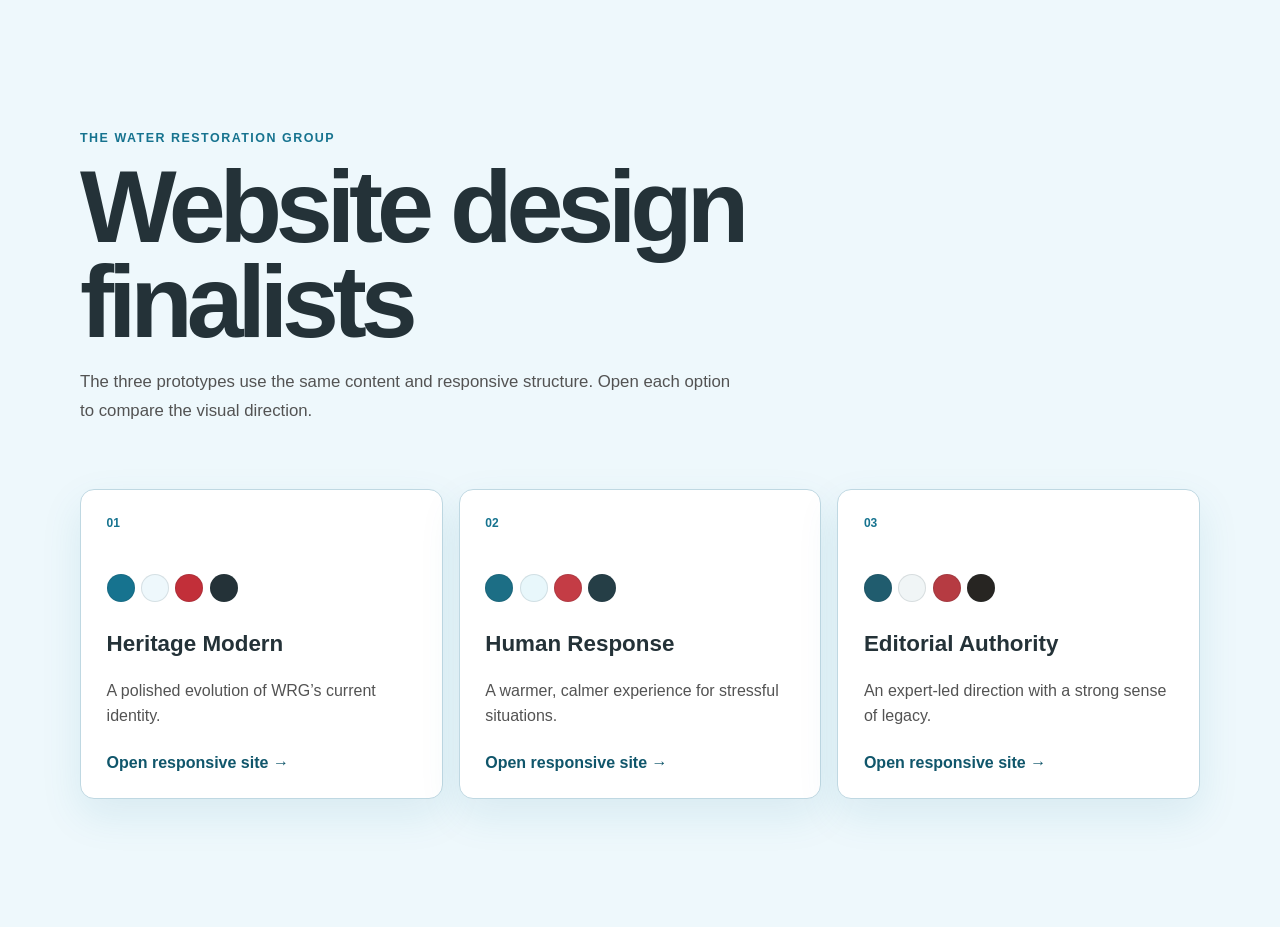
<file: WRG Website Concepts/index.html>
<!doctype html>
<html lang="en">
<head>
  <meta charset="utf-8">
  <meta name="viewport" content="width=device-width, initial-scale=1">
  <title>WRG Website Design Finalists</title>
  <link rel="icon" href="shared/favicon.svg" type="image/svg+xml">
  <style>
    *{box-sizing:border-box}body{margin:0;background:#eef8fc;color:#243238;font-family:"Segoe UI",Arial,sans-serif}.shell{width:min(1120px,calc(100% - 2rem));margin:auto;padding:clamp(4rem,10vw,8rem) 0}.eyebrow{color:#16738f;font-size:.78rem;font-weight:700;letter-spacing:.12em;text-transform:uppercase}h1{max-width:760px;margin:.9rem 0 1.2rem;font-size:clamp(3rem,8vw,6.6rem);letter-spacing:-.06em;line-height:.92}header p{max-width:660px;color:#535353;font-size:1.05rem;line-height:1.7}.grid{display:grid;grid-template-columns:repeat(3,1fr);gap:1rem;margin-top:4rem}.option{display:grid;min-height:310px;padding:1.6rem;border:1px solid #bfd8e2;border-radius:14px;background:#fff;box-shadow:0 16px 42px rgba(22,115,143,.1)}.number{color:#16738f;font-size:.75rem;font-weight:700}.swatches{display:flex;gap:.4rem;margin:2.5rem 0 1.5rem}.swatches i{width:28px;height:28px;border:1px solid rgba(36,50,56,.12);border-radius:50%}.option h2{margin:0;font-size:1.4rem}.option p{color:#535353;line-height:1.6}.option a{align-self:end;color:#10566b;font-weight:700;text-decoration:none}.option a:hover{text-decoration:underline;text-underline-offset:4px}@media(max-width:760px){.grid{grid-template-columns:1fr}.option{min-height:240px}}
  </style>
</head>
<body>
  <main class="shell">
    <header><span class="eyebrow">The Water Restoration Group</span><h1>Website design finalists</h1><p>The three prototypes use the same content and responsive structure. Open each option to compare the visual direction.</p></header>
    <section class="grid" aria-label="Design options">
      <article class="option"><span class="number">01</span><div class="swatches"><i style="background:#16738f"></i><i style="background:#eef8fc"></i><i style="background:#c22f39"></i><i style="background:#243238"></i></div><h2>Heritage Modern</h2><p>A polished evolution of WRG’s current identity.</p><a href="heritage-modern/index.html">Open responsive site →</a></article>
      <article class="option"><span class="number">02</span><div class="swatches"><i style="background:#1c6e85"></i><i style="background:#e8f7fb"></i><i style="background:#c43c45"></i><i style="background:#253e46"></i></div><h2>Human Response</h2><p>A warmer, calmer experience for stressful situations.</p><a href="human-response/index.html">Open responsive site →</a></article>
      <article class="option"><span class="number">03</span><div class="swatches"><i style="background:#205c6e"></i><i style="background:#f0f5f6"></i><i style="background:#b63b42"></i><i style="background:#272522"></i></div><h2>Editorial Authority</h2><p>An expert-led direction with a strong sense of legacy.</p><a href="editorial-authority/index.html">Open responsive site →</a></article>
    </section>
  </main>
</body>
</html>
</file>
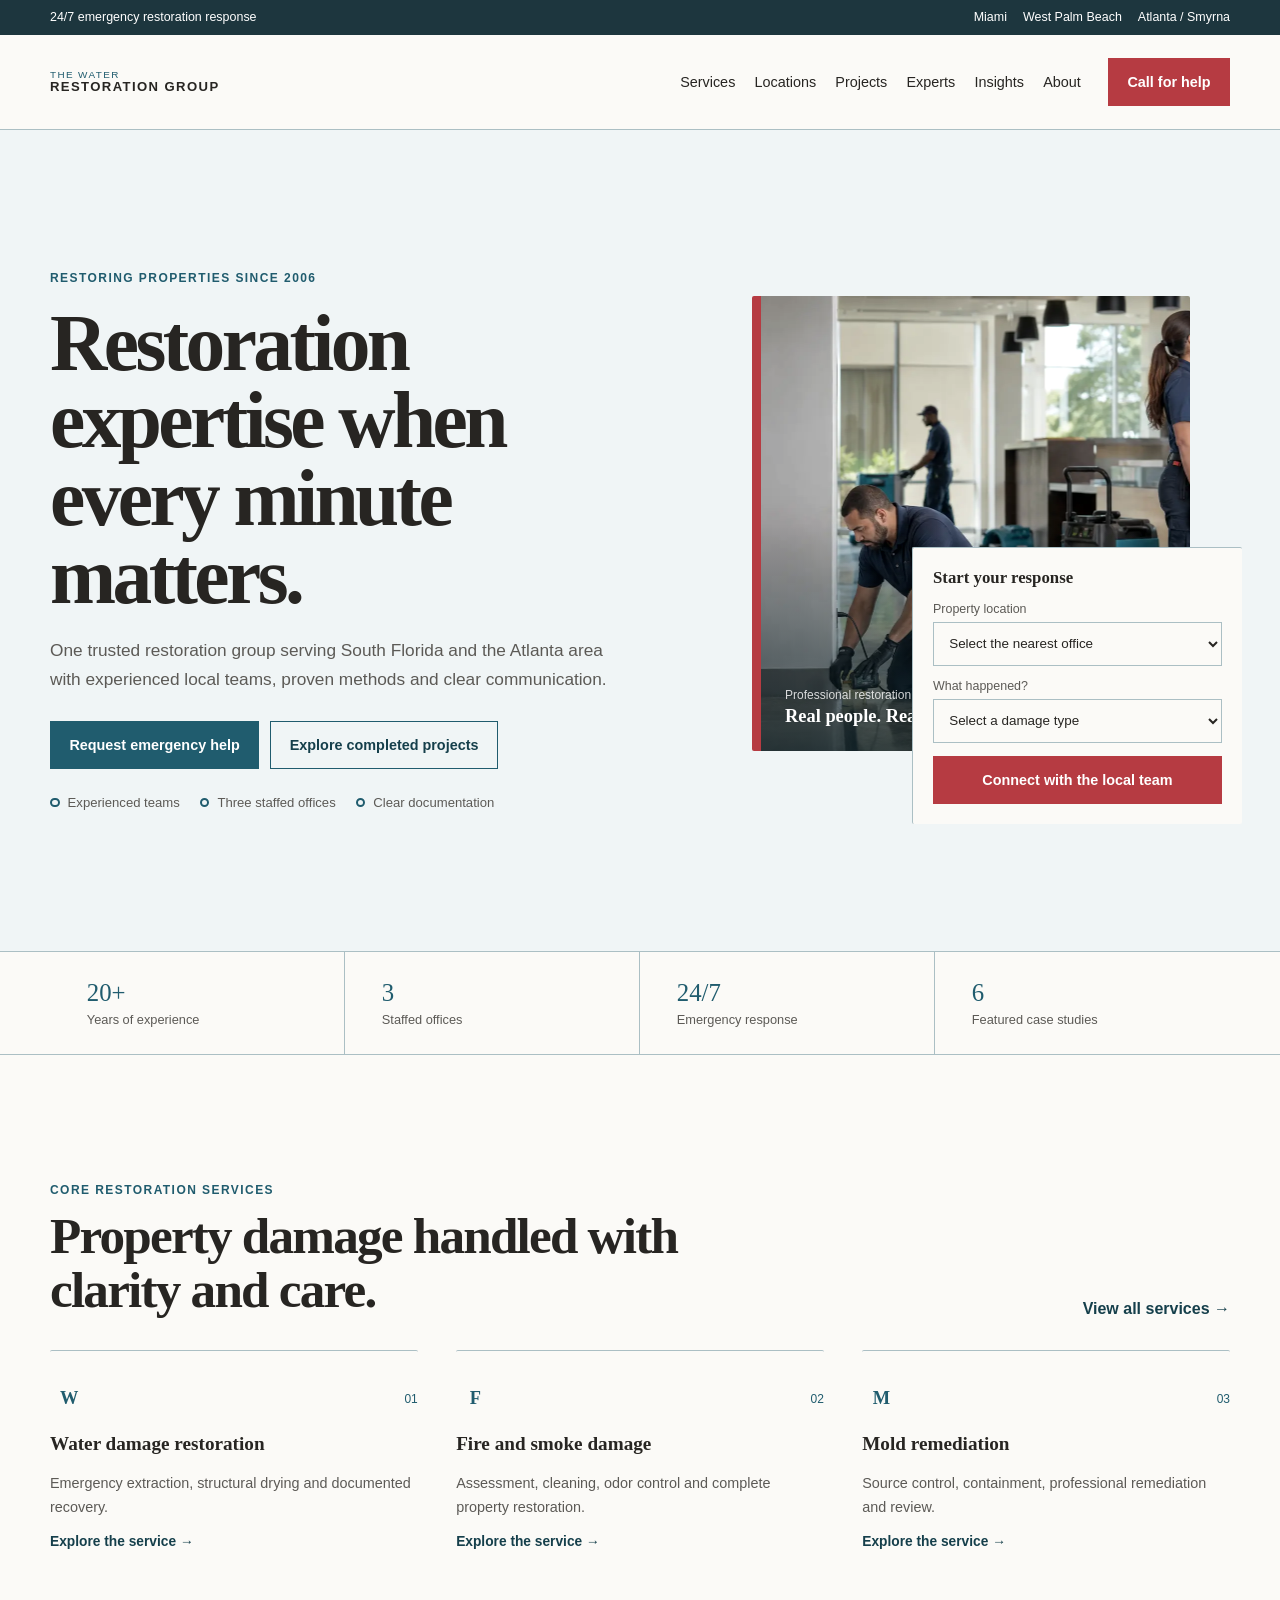
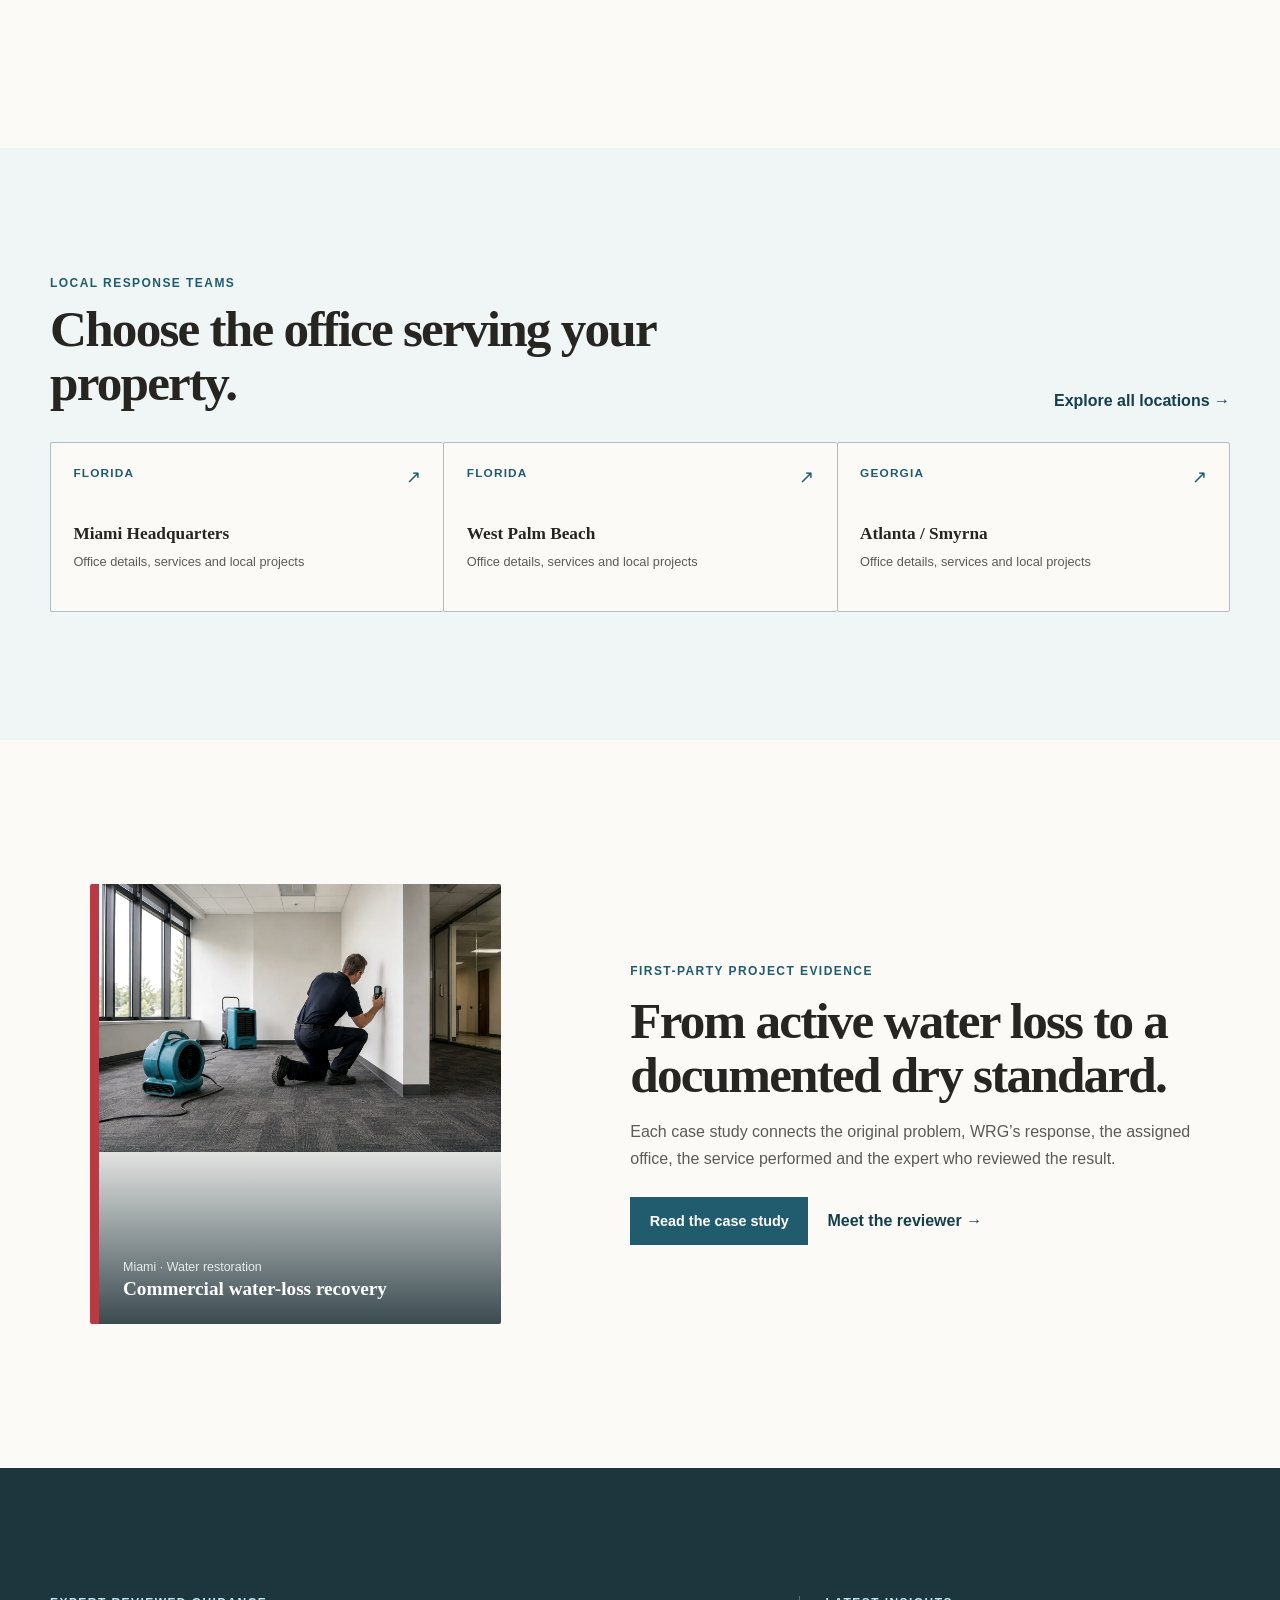
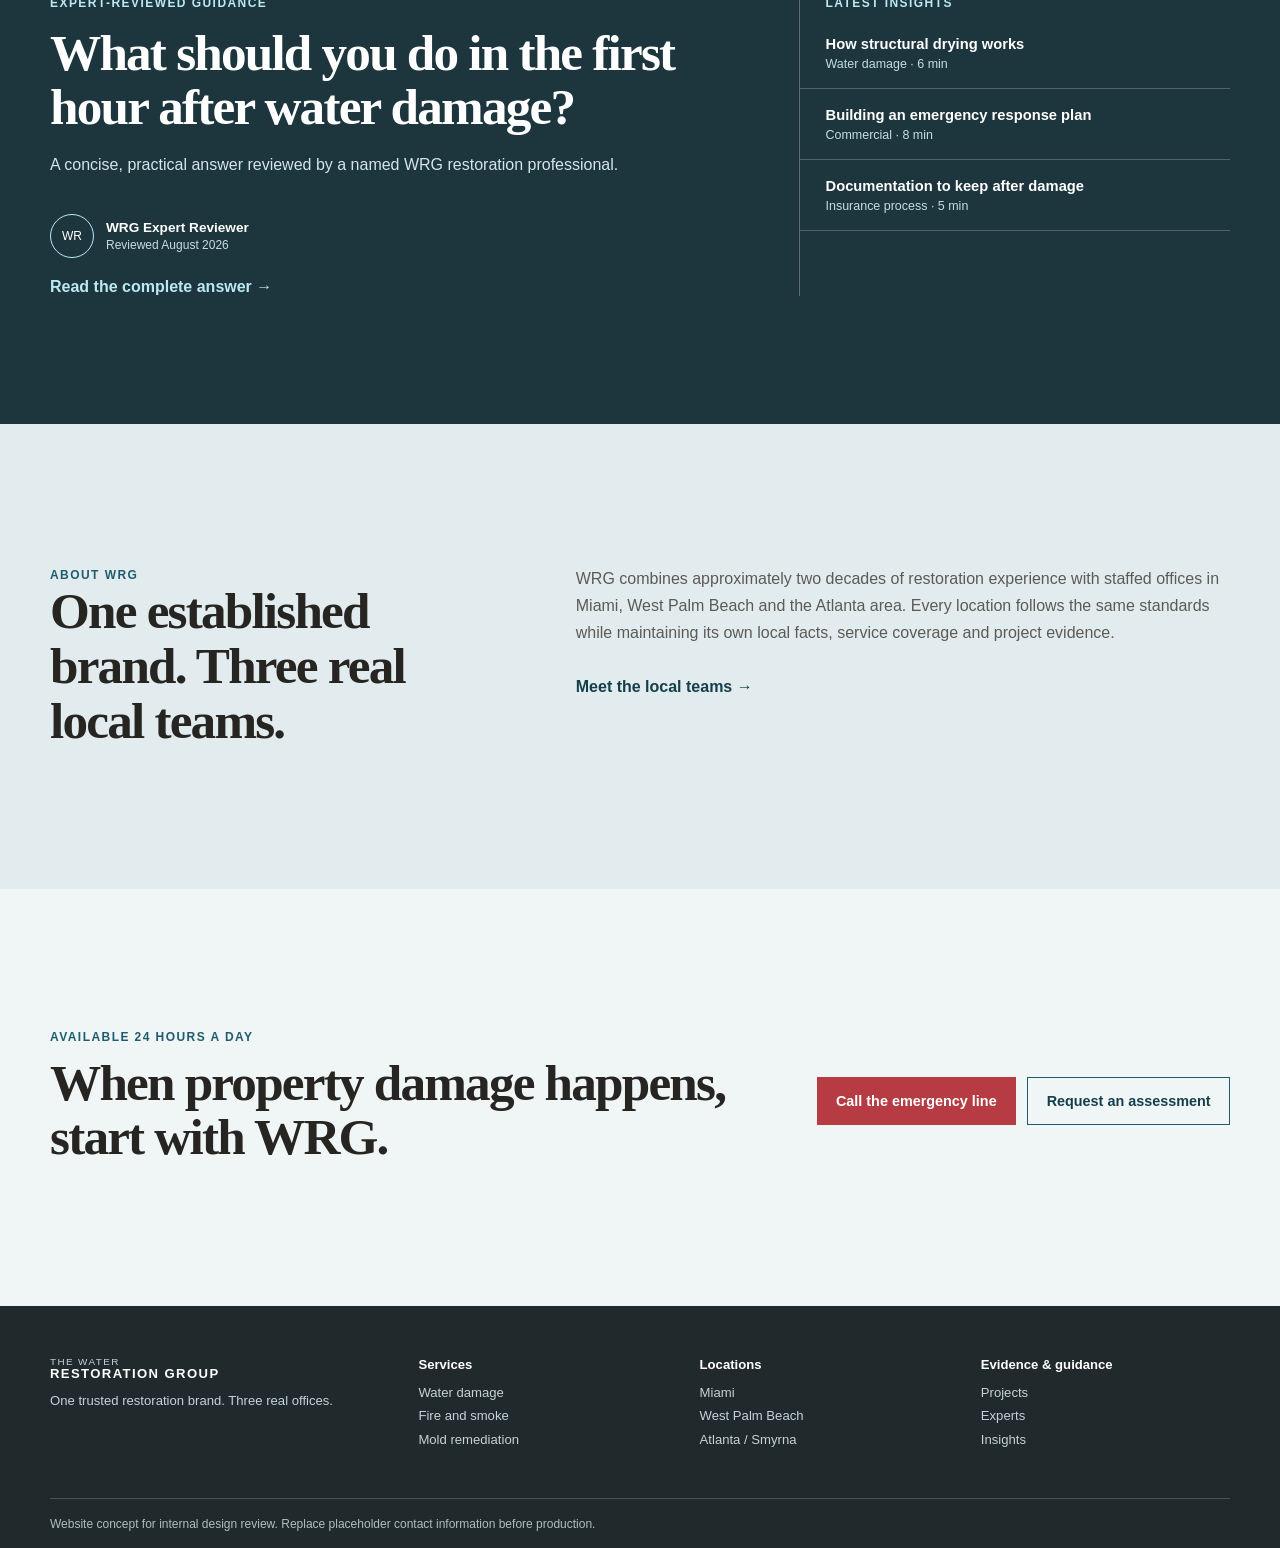
<file: WRG Website Concepts/editorial/index.html>
<!doctype html>
<html lang="en">
<head>
  <meta charset="utf-8">
  <meta name="viewport" content="width=device-width, initial-scale=1">
  <meta name="description" content="Responsive website concept for The Water Restoration Group.">
  <title>The Water Restoration Group — Website Concept</title>
  <link rel="icon" href="../shared/favicon.svg" type="image/svg+xml">
  <link rel="stylesheet" href="../shared/base.css">
  <link rel="stylesheet" href="styles.css">
  <script src="../shared/site.js" defer></script>
</head>
<body>
  <a class="skip-link" href="#main-content">Skip to main content</a>

  <div class="utility-bar">
    <div class="container">
      <span>24/7 emergency restoration response</span>
      <div class="utility-locations" aria-label="Office locations">
        <a href="#locations">Miami</a>
        <a href="#locations">West Palm Beach</a>
        <a href="#locations">Atlanta / Smyrna</a>
      </div>
    </div>
  </div>

  <header class="site-header">
    <div class="container navigation-row">
      <a class="brand" href="#home" aria-label="The Water Restoration Group home">
        <span>THE WATER</span>
        <strong>RESTORATION GROUP</strong>
      </a>

      <button class="menu-toggle" type="button" aria-label="Open navigation" aria-controls="primary-navigation" aria-expanded="false" data-menu-toggle>
        <span aria-hidden="true"></span>
      </button>

      <nav class="primary-navigation" id="primary-navigation" aria-label="Primary navigation" data-primary-navigation data-open="false">
        <a href="#services">Services</a>
        <a href="#locations">Locations</a>
        <a href="#projects">Projects</a>
        <a href="#experts">Experts</a>
        <a href="#insights">Insights</a>
        <a href="#about">About</a>
      </nav>

      <a class="button button-emergency header-cta" href="#contact">Call for help</a>
    </div>
  </header>

  <main id="main-content">
    <section class="hero" id="home">
      <div class="container hero-layout">
        <div class="hero-copy">
          <span class="eyebrow">Restoring properties since 2006</span>
          <h1>Restoration expertise when every minute matters.</h1>
          <p>One trusted restoration group serving South Florida and the Atlanta area with experienced local teams, proven methods and clear communication.</p>
          <div class="actions">
            <a class="button button-primary" href="#contact">Request emergency help</a>
            <a class="button button-secondary" href="#projects">Explore completed projects</a>
          </div>
          <ul class="assurance-list" aria-label="Company assurances">
            <li>Experienced teams</li>
            <li>Three staffed offices</li>
            <li>Clear documentation</li>
          </ul>
        </div>

        <div class="hero-media">
          <figure class="hero-photo">
            <img src="../shared/assets/hero-restoration.webp" width="1729" height="910" alt="Professional restoration team inspecting a commercial property" fetchpriority="high">
            <figcaption><span>Professional restoration response</span><strong>Real people. Real equipment. Real results.</strong></figcaption>
          </figure>

          <div class="response-panel" aria-label="Emergency response selector">
            <strong>Start your response</strong>
            <label>Property location
              <select>
                <option>Select the nearest office</option>
                <option>Miami</option>
                <option>West Palm Beach</option>
                <option>Atlanta / Smyrna</option>
              </select>
            </label>
            <label>What happened?
              <select>
                <option>Select a damage type</option>
                <option>Water damage</option>
                <option>Fire or smoke damage</option>
                <option>Mold concern</option>
              </select>
            </label>
            <a class="button button-emergency" href="#contact">Connect with the local team</a>
          </div>
        </div>
      </div>
    </section>

    <section class="trust-strip" aria-label="WRG trust signals">
      <div class="container trust-grid">
        <div class="trust-item"><strong>20+</strong><span>Years of experience</span></div>
        <div class="trust-item"><strong>3</strong><span>Staffed offices</span></div>
        <div class="trust-item"><strong>24/7</strong><span>Emergency response</span></div>
        <div class="trust-item"><strong>6</strong><span>Featured case studies</span></div>
      </div>
    </section>

    <section class="section" id="services">
      <div class="container">
        <div class="section-heading">
          <div><span class="eyebrow">Core restoration services</span><h2>Property damage handled with clarity and care.</h2></div>
          <a class="text-link" href="#services">View all services →</a>
        </div>

        <div class="service-grid">
          <article class="service-card">
            <header><span class="service-icon" aria-hidden="true">W</span><span class="service-number">01</span></header>
            <h3>Water damage restoration</h3>
            <p>Emergency extraction, structural drying and documented recovery.</p>
            <a class="text-link" href="#contact">Explore the service →</a>
          </article>
          <article class="service-card">
            <header><span class="service-icon" aria-hidden="true">F</span><span class="service-number">02</span></header>
            <h3>Fire and smoke damage</h3>
            <p>Assessment, cleaning, odor control and complete property restoration.</p>
            <a class="text-link" href="#contact">Explore the service →</a>
          </article>
          <article class="service-card">
            <header><span class="service-icon" aria-hidden="true">M</span><span class="service-number">03</span></header>
            <h3>Mold remediation</h3>
            <p>Source control, containment, professional remediation and review.</p>
            <a class="text-link" href="#contact">Explore the service →</a>
          </article>
        </div>
      </div>
    </section>

    <section class="section locations" id="locations">
      <div class="container">
        <div class="section-heading">
          <div><span class="eyebrow">Local response teams</span><h2>Choose the office serving your property.</h2></div>
          <a class="text-link" href="#locations">Explore all locations →</a>
        </div>
        <div class="location-grid">
          <a class="location-card" href="#contact"><span>Florida</span><strong>Miami Headquarters</strong><small>Office details, services and local projects</small></a>
          <a class="location-card" href="#contact"><span>Florida</span><strong>West Palm Beach</strong><small>Office details, services and local projects</small></a>
          <a class="location-card" href="#contact"><span>Georgia</span><strong>Atlanta / Smyrna</strong><small>Office details, services and local projects</small></a>
        </div>
      </div>
    </section>

    <section class="section" id="projects">
      <div class="container project-layout">
        <figure class="project-photo">
          <img src="../shared/assets/project-review.webp" width="1536" height="1024" alt="Restoration professional reviewing moisture levels after a commercial water-loss project" loading="lazy">
          <figcaption><span>Miami · Water restoration</span><strong>Commercial water-loss recovery</strong></figcaption>
        </figure>
        <div class="project-copy">
          <span class="eyebrow">First-party project evidence</span>
          <h2>From active water loss to a documented dry standard.</h2>
          <p>Each case study connects the original problem, WRG’s response, the assigned office, the service performed and the expert who reviewed the result.</p>
          <div class="project-links"><a class="button button-primary" href="#projects">Read the case study</a><a class="text-link" href="#experts">Meet the reviewer →</a></div>
        </div>
      </div>
    </section>

    <section class="authority" id="experts">
      <div class="container authority-grid">
        <article class="insight-feature" id="insights">
          <span class="eyebrow">Expert-reviewed guidance</span>
          <h2>What should you do in the first hour after water damage?</h2>
          <p>A concise, practical answer reviewed by a named WRG restoration professional.</p>
          <div class="reviewer"><span class="avatar" aria-hidden="true">WR</span><span><strong>WRG Expert Reviewer</strong><small>Reviewed August 2026</small></span></div>
          <a class="text-link" href="#insights">Read the complete answer →</a>
        </article>
        <aside class="insight-list" aria-label="Latest insights">
          <span class="eyebrow">Latest insights</span>
          <a href="#insights"><strong>How structural drying works</strong><small>Water damage · 6 min</small></a>
          <a href="#insights"><strong>Building an emergency response plan</strong><small>Commercial · 8 min</small></a>
          <a href="#insights"><strong>Documentation to keep after damage</strong><small>Insurance process · 5 min</small></a>
        </aside>
      </div>
    </section>

    <section class="about-band" id="about">
      <div class="container about-layout">
        <div><span class="eyebrow">About WRG</span><h2>One established brand. Three real local teams.</h2></div>
        <div><p>WRG combines approximately two decades of restoration experience with staffed offices in Miami, West Palm Beach and the Atlanta area. Every location follows the same standards while maintaining its own local facts, service coverage and project evidence.</p><a class="text-link" href="#locations">Meet the local teams →</a></div>
      </div>
    </section>

    <section class="closing" id="contact">
      <div class="container closing-layout">
        <div class="closing-copy"><span class="eyebrow">Available 24 hours a day</span><h2>When property damage happens, start with WRG.</h2></div>
        <div class="actions"><a class="button button-emergency" href="tel:+10000000000">Call the emergency line</a><a class="button button-secondary" href="mailto:contact@example.com">Request an assessment</a></div>
      </div>
    </section>
  </main>

  <footer class="site-footer">
    <div class="container footer-grid">
      <div class="footer-column"><a class="brand" href="#home"><span>THE WATER</span><strong>RESTORATION GROUP</strong></a><p>One trusted restoration brand. Three real offices.</p></div>
      <div class="footer-column"><strong>Services</strong><a href="#services">Water damage</a><a href="#services">Fire and smoke</a><a href="#services">Mold remediation</a></div>
      <div class="footer-column"><strong>Locations</strong><a href="#locations">Miami</a><a href="#locations">West Palm Beach</a><a href="#locations">Atlanta / Smyrna</a></div>
      <div class="footer-column"><strong>Evidence & guidance</strong><a href="#projects">Projects</a><a href="#experts">Experts</a><a href="#insights">Insights</a></div>
    </div>
    <div class="container footer-bottom">Website concept for internal design review. Replace placeholder contact information before production.</div>
  </footer>
</body>
</html>
</file>
<file: WRG Website Concepts/shared/base.css>
:root {
  --background: #ffffff;
  --surface: #eef8fc;
  --surface-strong: #dceff6;
  --primary: #16738f;
  --primary-dark: #0e5368;
  --emergency: #c22f39;
  --text: #243238;
  --muted: #535353;
  --border: #bfd8e2;
  --radius: 10px;
  --small-radius: 7px;
  --button-radius: 6px;
  --card-shadow: 0 12px 34px rgba(22, 115, 143, 0.11);
  --image-shadow: 0 24px 60px rgba(14, 83, 104, 0.18);
  --body-font: "Segoe UI", Arial, sans-serif;
  --display-font: "Trebuchet MS", "Segoe UI", Arial, sans-serif;
  --content-width: 1180px;
  --section-space: clamp(4rem, 8vw, 7rem);
}

*, *::before, *::after { box-sizing: border-box; }
html { scroll-behavior: smooth; }
body { margin: 0; background: var(--background); color: var(--text); font-family: var(--body-font); font-size: 1rem; }
body.menu-open { overflow: hidden; }
img { display: block; max-width: 100%; }
a { color: inherit; text-decoration: none; }
button, select { font: inherit; }
h1, h2, h3, p { margin-top: 0; }
h1, h2, h3 { color: var(--text); font-family: var(--display-font); font-weight: 600; }
p { color: var(--muted); line-height: 1.7; }

.skip-link { position: absolute; top: -100px; left: 1rem; z-index: 100; padding: 0.75rem 1rem; background: var(--text); color: #fff; }
.skip-link:focus { top: 1rem; }
.container { width: min(var(--content-width), calc(100% - 2.5rem)); margin-inline: auto; }
.eyebrow { display: inline-block; color: var(--primary); font-size: 0.75rem; font-weight: 700; letter-spacing: 0.12em; text-transform: uppercase; }

.utility-bar { background: var(--primary-dark); color: #fff; font-size: 0.78rem; }
.utility-bar .container { display: flex; justify-content: space-between; gap: 1.5rem; padding-block: 0.65rem; }
.utility-locations { display: flex; flex-wrap: wrap; gap: 1rem; }

.site-header { position: relative; z-index: 20; border-bottom: 1px solid var(--border); background: var(--background); }
.navigation-row { display: grid; grid-template-columns: minmax(175px, 1fr) auto auto; align-items: center; gap: 1.7rem; min-height: 82px; }
.brand { display: grid; width: max-content; color: var(--primary); font-size: 0.62rem; letter-spacing: 0.12em; line-height: 1.05; }
.brand strong { color: var(--text); font-size: 0.82rem; font-weight: 700; }
.primary-navigation { display: flex; flex-wrap: wrap; justify-content: center; gap: 1.2rem; font-size: 0.9rem; }
.primary-navigation a { position: relative; padding: 0.5rem 0; }
.primary-navigation a::after { content: ""; position: absolute; right: 100%; bottom: 0.2rem; left: 0; height: 2px; background: var(--primary); transition: right 180ms ease; }
.primary-navigation a:hover::after { right: 0; }
.menu-toggle { display: none; width: 46px; height: 46px; padding: 0; border: 1px solid var(--border); border-radius: var(--small-radius); background: var(--background); color: var(--text); cursor: pointer; }
.menu-toggle span, .menu-toggle::before, .menu-toggle::after { display: block; width: 20px; height: 2px; margin: 4px auto; background: currentColor; content: ""; }

.button { display: inline-flex; align-items: center; justify-content: center; min-height: 48px; padding: 0.75rem 1.15rem; border: 1px solid transparent; border-radius: var(--button-radius); font-size: 0.9rem; font-weight: 700; transition: transform 180ms ease, background 180ms ease, box-shadow 180ms ease; }
.button:hover { transform: translateY(-1px); }
.button-primary { background: var(--primary); color: #fff; }
.button-primary:hover { background: var(--primary-dark); }
.button-secondary { border-color: var(--primary); background: transparent; color: var(--primary-dark); }
.button-emergency { background: var(--emergency); color: #fff; }

.hero { overflow: hidden; background: var(--surface); }
.hero-layout { display: grid; grid-template-columns: minmax(0, 1.05fr) minmax(350px, 0.95fr); align-items: center; gap: clamp(2.5rem, 7vw, 6rem); min-height: 690px; padding-block: clamp(4.5rem, 9vw, 8rem); }
.hero-copy { display: grid; justify-items: start; gap: 1.25rem; }
.hero h1 { max-width: 760px; margin: 0; font-size: clamp(3rem, 6.2vw, 5.8rem); letter-spacing: -0.055em; line-height: 0.95; }
.hero-copy > p { max-width: 650px; margin: 0; font-size: 1.08rem; }
.actions { display: flex; flex-wrap: wrap; gap: 0.7rem; margin-top: 0.4rem; }
.assurance-list { display: flex; flex-wrap: wrap; gap: 1.25rem; margin: 0.4rem 0 0; padding: 0; color: var(--muted); font-size: 0.82rem; list-style: none; }
.assurance-list li { display: flex; align-items: center; gap: 0.5rem; }
.assurance-list li::before { width: 0.6rem; height: 0.6rem; border: 2px solid var(--primary); border-radius: 50%; content: ""; }

.hero-media { position: relative; min-height: 520px; }
.hero-photo { position: relative; height: 455px; overflow: hidden; border-radius: var(--radius); box-shadow: var(--image-shadow); }
.hero-photo::after { position: absolute; inset: 0; background: linear-gradient(180deg, transparent 50%, rgba(10, 31, 38, 0.72)); content: ""; }
.hero-photo img { width: 100%; height: 100%; object-fit: cover; }
.hero-photo figcaption { position: absolute; right: 1.5rem; bottom: 1.5rem; left: 1.5rem; z-index: 1; display: grid; gap: 0.25rem; color: #fff; }
.hero-photo figcaption span { font-size: 0.75rem; opacity: 0.82; }
.hero-photo figcaption strong { font-family: var(--display-font); font-size: 1.15rem; }
.response-panel { position: absolute; right: -1.25rem; bottom: -1.5rem; display: grid; gap: 0.85rem; width: min(330px, 90%); padding: 1.25rem; border: 1px solid var(--border); border-radius: var(--radius); background: var(--background); box-shadow: var(--card-shadow); }
.response-panel > strong { font-family: var(--display-font); font-size: 1.05rem; }
.response-panel label { display: grid; gap: 0.35rem; color: var(--muted); font-size: 0.78rem; }
.response-panel select { min-height: 44px; padding: 0.55rem 0.7rem; border: 1px solid var(--border); border-radius: var(--small-radius); background: var(--background); color: var(--text); font-size: 0.84rem; }

.trust-strip { border-block: 1px solid var(--border); background: var(--background); }
.trust-grid { display: grid; grid-template-columns: repeat(4, 1fr); }
.trust-item { display: grid; gap: 0.3rem; padding: 1.7rem clamp(1rem, 3vw, 2.3rem); border-right: 1px solid var(--border); }
.trust-item:last-child { border-right: 0; }
.trust-item strong { color: var(--primary); font-family: var(--display-font); font-size: 1.55rem; }
.trust-item span { color: var(--muted); font-size: 0.8rem; }

.section { padding-block: var(--section-space); }
.section-heading { display: flex; align-items: end; justify-content: space-between; gap: 2rem; margin-bottom: 2rem; }
.section-heading > div { display: grid; gap: 0.75rem; }
.section-heading h2, .project-copy h2, .insight-feature h2, .closing h2 { max-width: 760px; margin: 0; font-size: clamp(2rem, 4vw, 3.4rem); letter-spacing: -0.035em; line-height: 1.06; }
.text-link { color: var(--primary-dark); font-weight: 700; }

.service-grid { display: grid; grid-template-columns: repeat(3, 1fr); gap: 1rem; }
.service-card { display: grid; align-content: start; gap: 0.9rem; min-height: 280px; padding: 1.6rem; border: 1px solid var(--border); border-radius: var(--radius); background: var(--background); box-shadow: var(--card-shadow); }
.service-card header { display: flex; align-items: center; justify-content: space-between; color: var(--primary); }
.service-icon { display: grid; place-items: center; width: 2.4rem; height: 2.4rem; border: 1px solid var(--border); border-radius: var(--small-radius); font-weight: 700; }
.service-number { font-size: 0.75rem; }
.service-card h3 { margin: 0; font-size: 1.2rem; line-height: 1.25; }
.service-card p { margin-bottom: 0; font-size: 0.9rem; }
.service-card .text-link { align-self: end; font-size: 0.86rem; }

.locations { background: var(--surface); }
.location-grid { display: grid; grid-template-columns: repeat(3, 1fr); gap: 0.8rem; }
.location-card { position: relative; display: grid; gap: 0.5rem; min-height: 170px; padding: 1.4rem 3.4rem 1.4rem 1.4rem; border: 1px solid var(--border); border-radius: var(--radius); background: var(--background); transition: transform 180ms ease, box-shadow 180ms ease; }
.location-card:hover { transform: translateY(-2px); box-shadow: var(--card-shadow); }
.location-card > span { color: var(--primary); font-size: 0.74rem; font-weight: 700; letter-spacing: 0.1em; text-transform: uppercase; }
.location-card strong { align-self: end; font-family: var(--display-font); font-size: 1.08rem; }
.location-card small { color: var(--muted); font-size: 0.8rem; line-height: 1.5; }
.location-card::after { position: absolute; top: 1.4rem; right: 1.4rem; color: var(--primary); font-size: 1.15rem; content: "↗"; }

.project-layout { display: grid; grid-template-columns: minmax(300px, 0.9fr) minmax(0, 1.1fr); align-items: center; gap: clamp(2.7rem, 7vw, 6.5rem); }
.project-photo { position: relative; min-height: 440px; overflow: hidden; border-radius: var(--radius); box-shadow: var(--image-shadow); }
.project-photo::after { position: absolute; inset: 0; background: linear-gradient(180deg, transparent 55%, rgba(10, 31, 38, 0.8)); content: ""; }
.project-photo img { width: 100%; height: 100%; object-fit: cover; }
.project-photo figcaption { position: absolute; right: 1.5rem; bottom: 1.5rem; left: 1.5rem; z-index: 1; display: grid; gap: 0.25rem; color: #fff; }
.project-photo span { font-size: 0.78rem; opacity: 0.84; }
.project-photo strong { font-family: var(--display-font); font-size: 1.2rem; }
.project-copy { display: grid; justify-items: start; gap: 1rem; }
.project-copy p { max-width: 670px; margin: 0; }
.project-links { display: flex; flex-wrap: wrap; align-items: center; gap: 1.2rem; margin-top: 0.5rem; }

.authority { background: var(--primary-dark); color: #fff; }
.authority-grid { display: grid; grid-template-columns: minmax(0, 1.2fr) minmax(280px, 0.8fr); gap: clamp(3rem, 8vw, 7rem); padding-block: var(--section-space); }
.authority .eyebrow, .authority .text-link { color: #bce8f2; }
.authority h2, .authority h3 { color: #fff; }
.authority p { color: #d3e5e9; }
.insight-feature { display: grid; justify-items: start; gap: 1rem; }
.reviewer { display: flex; align-items: center; gap: 0.75rem; margin: 0.25rem 0; }
.avatar { display: grid; place-items: center; width: 44px; height: 44px; border: 1px solid #bce8f2; border-radius: 50%; font-size: 0.75rem; }
.reviewer > span:last-child { display: grid; gap: 0.15rem; }
.reviewer strong { font-size: 0.85rem; }
.reviewer small { color: #c6dce2; font-size: 0.75rem; }
.insight-list { display: grid; align-content: start; border-left: 1px solid rgba(255, 255, 255, 0.28); }
.insight-list .eyebrow { margin: 0 0 0.5rem 1.6rem; }
.insight-list a { display: grid; gap: 0.3rem; padding: 1.1rem 0 1.1rem 1.6rem; border-bottom: 1px solid rgba(255, 255, 255, 0.22); }
.insight-list strong { font-size: 0.92rem; }
.insight-list small { color: #c6dce2; font-size: 0.78rem; }

.about-band { background: var(--surface-strong); }
.about-layout { display: grid; grid-template-columns: 0.8fr 1.2fr; gap: clamp(2rem, 7vw, 7rem); align-items: start; padding-block: var(--section-space); }
.about-layout h2 { margin: 0; font-size: clamp(2rem, 4vw, 3.2rem); letter-spacing: -0.035em; line-height: 1.08; }
.about-layout div:last-child { display: grid; justify-items: start; gap: 1rem; }

.closing { background: var(--surface); }
.closing-layout { display: flex; align-items: center; justify-content: space-between; gap: 2rem; padding-block: var(--section-space); }
.closing-copy { display: grid; gap: 0.75rem; }
.closing .actions { flex-shrink: 0; }

.site-footer { background: #18282e; color: #eaf2f4; }
.footer-grid { display: grid; grid-template-columns: 1.35fr repeat(3, 1fr); gap: 2rem; padding-block: 3.2rem; }
.footer-column { display: grid; align-content: start; gap: 0.55rem; font-size: 0.82rem; }
.footer-column > strong { margin-bottom: 0.25rem; color: #fff; }
.footer-column p, .footer-column a { color: #c4d3d7; }
.site-footer .brand strong { color: #fff; }
.footer-bottom { padding-block: 1.1rem; border-top: 1px solid rgba(255, 255, 255, 0.18); color: #aebfc4; font-size: 0.75rem; }

:focus-visible { outline: 3px solid color-mix(in srgb, var(--primary) 70%, #fff); outline-offset: 3px; }

@media (max-width: 920px) {
  .navigation-row { grid-template-columns: 1fr auto auto; }
  .menu-toggle { display: block; }
  .primary-navigation { position: absolute; top: 100%; right: 0; left: 0; display: none; max-height: calc(100vh - 120px); overflow: auto; padding: 1.25rem; border-bottom: 1px solid var(--border); background: var(--background); box-shadow: var(--card-shadow); }
  .primary-navigation[data-open="true"] { display: grid; }
  .primary-navigation a { min-height: 46px; padding: 0.8rem 0; border-bottom: 1px solid var(--border); }
  .primary-navigation a::after { display: none; }
  .hero-layout, .project-layout, .authority-grid, .about-layout { grid-template-columns: 1fr; }
  .hero-copy { max-width: 760px; }
  .hero-media { width: min(100%, 680px); }
  .service-grid, .location-grid { grid-template-columns: 1fr; }
  .service-card { min-height: 230px; }
  .insight-list { padding-top: 1.8rem; border-top: 1px solid rgba(255, 255, 255, 0.28); border-left: 0; }
  .insight-list .eyebrow, .insight-list a { padding-left: 0; margin-left: 0; }
  .closing-layout { align-items: flex-start; flex-direction: column; }
  .footer-grid { grid-template-columns: repeat(2, 1fr); }
}

@media (max-width: 620px) {
  .container { width: min(var(--content-width), calc(100% - 1.5rem)); }
  .utility-bar .container { align-items: flex-start; flex-direction: column; gap: 0.35rem; }
  .utility-locations { gap: 0.75rem; }
  .navigation-row { grid-template-columns: 1fr auto; min-height: 74px; }
  .header-cta { display: none; }
  .hero-layout { min-height: auto; padding-block: 4rem 5.2rem; }
  .hero h1 { font-size: clamp(2.75rem, 14vw, 4.6rem); }
  .hero-media { min-height: 620px; }
  .hero-photo { height: 430px; }
  .response-panel { right: 0; bottom: 0; width: 94%; }
  .trust-grid { grid-template-columns: repeat(2, 1fr); }
  .trust-item:nth-child(2) { border-right: 0; }
  .trust-item:nth-child(-n + 2) { border-bottom: 1px solid var(--border); }
  .section-heading { align-items: flex-start; flex-direction: column; }
  .project-photo { min-height: 360px; }
  .closing .actions { width: 100%; }
  .closing .button { width: 100%; }
  .footer-grid { grid-template-columns: 1fr; }
}

@media (prefers-reduced-motion: reduce) {
  html { scroll-behavior: auto; }
  *, *::before, *::after { transition-duration: 0.01ms !important; }
}
</file>
<file: WRG Website Concepts/editorial/styles.css>
/*
  EDITORIAL AUTHORITY
  Edit the variables below to adjust the entire theme.
*/
:root {
  --background: #fbfaf7;
  --surface: #f0f5f6;
  --surface-strong: #e2ecee;
  --primary: #205c6e;
  --primary-dark: #153f4b;
  --emergency: #b63b42;
  --text: #272522;
  --muted: #5c5a56;
  --border: #abbfc4;
  --radius: 2px;
  --small-radius: 0;
  --button-radius: 0;
  --card-shadow: none;
  --image-shadow: none;
  --body-font: "Segoe UI", Arial, sans-serif;
  --display-font: Georgia, "Times New Roman", serif;
  --section-space: clamp(5rem, 10vw, 9rem);
}

.utility-bar { background: #1d363e; }
.navigation-row { min-height: 94px; }
.brand { letter-spacing: 0.14em; }
.hero-layout { min-height: 780px; padding-block: clamp(6rem, 11vw, 10rem); }
.hero h1 { max-width: 800px; letter-spacing: -0.045em; line-height: 0.98; }
.hero-photo { border-left: 9px solid var(--emergency); }
.hero-photo img { object-position: 62% center; filter: saturate(0.82) contrast(1.04); }
.response-panel { right: -0.75rem; border-width: 1px 0 0 1px; z-index: 100; }
.trust-item strong { font-weight: 500; }
.service-grid { gap: 2.4rem; }
.service-card { min-height: 270px; padding: 1.8rem 0; border-width: 1px 0 0; background: transparent; }
.service-icon { border: 0; border-radius: 0; background: transparent; font-family: var(--display-font); font-size: 1.15rem; }
.location-grid { gap: 0; }
.location-card { border-right: 0; }
.location-card:last-child { border-right: 1px solid var(--border); }
.project-photo { border-left: 9px solid var(--emergency); }
.project-photo img { filter: saturate(0.78) contrast(1.05); }
.authority { background: #1d363e; }
.about-layout { padding-block: clamp(6rem, 11vw, 10rem); }
.closing-layout { padding-block: clamp(6rem, 11vw, 10rem); }
.site-footer { background: #20292c; }

@media (max-width: 920px) {
  .location-card { border-right: 1px solid var(--border); border-bottom: 0; }
  .location-card:last-child { border-bottom: 1px solid var(--border); }
}

@media (max-width: 620px) {
  .hero-layout { padding-block: 5rem 6rem; }
  .hero-photo, .project-photo { border-left-width: 6px; }
}
</file>
